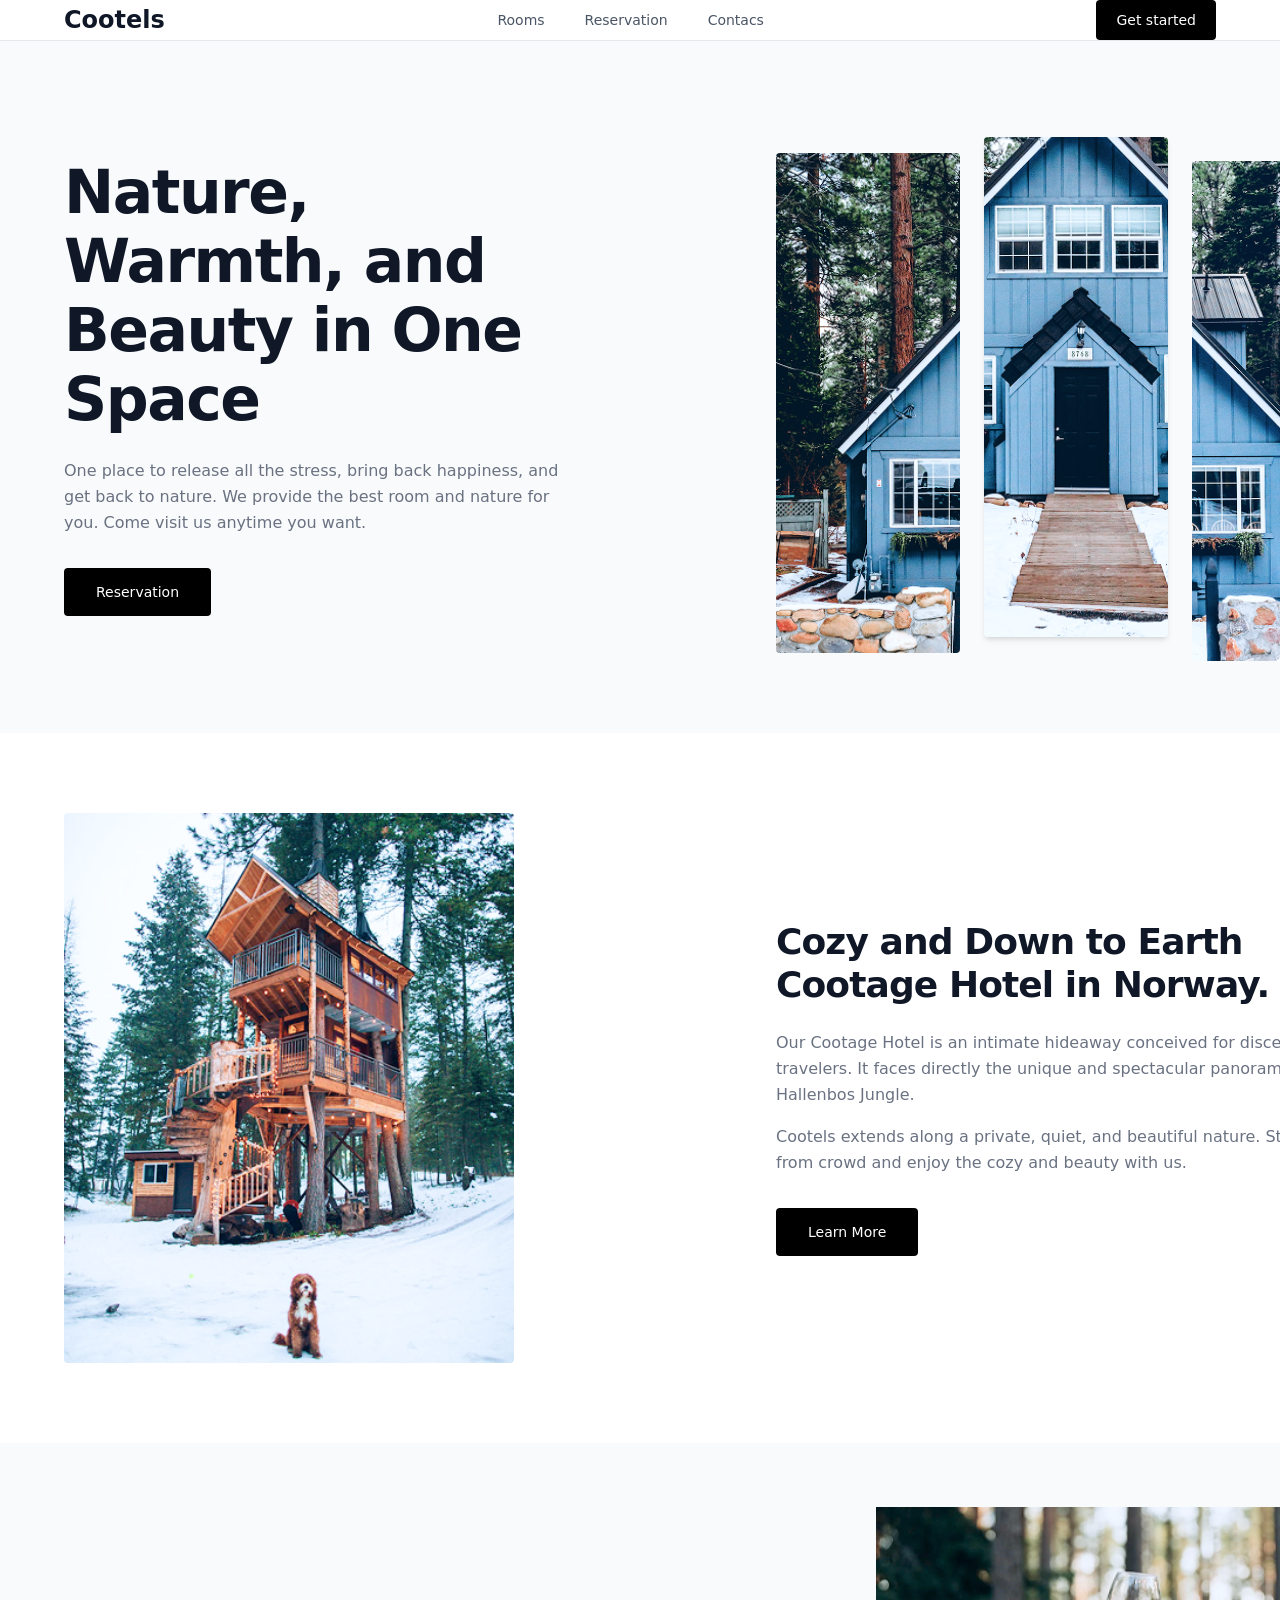
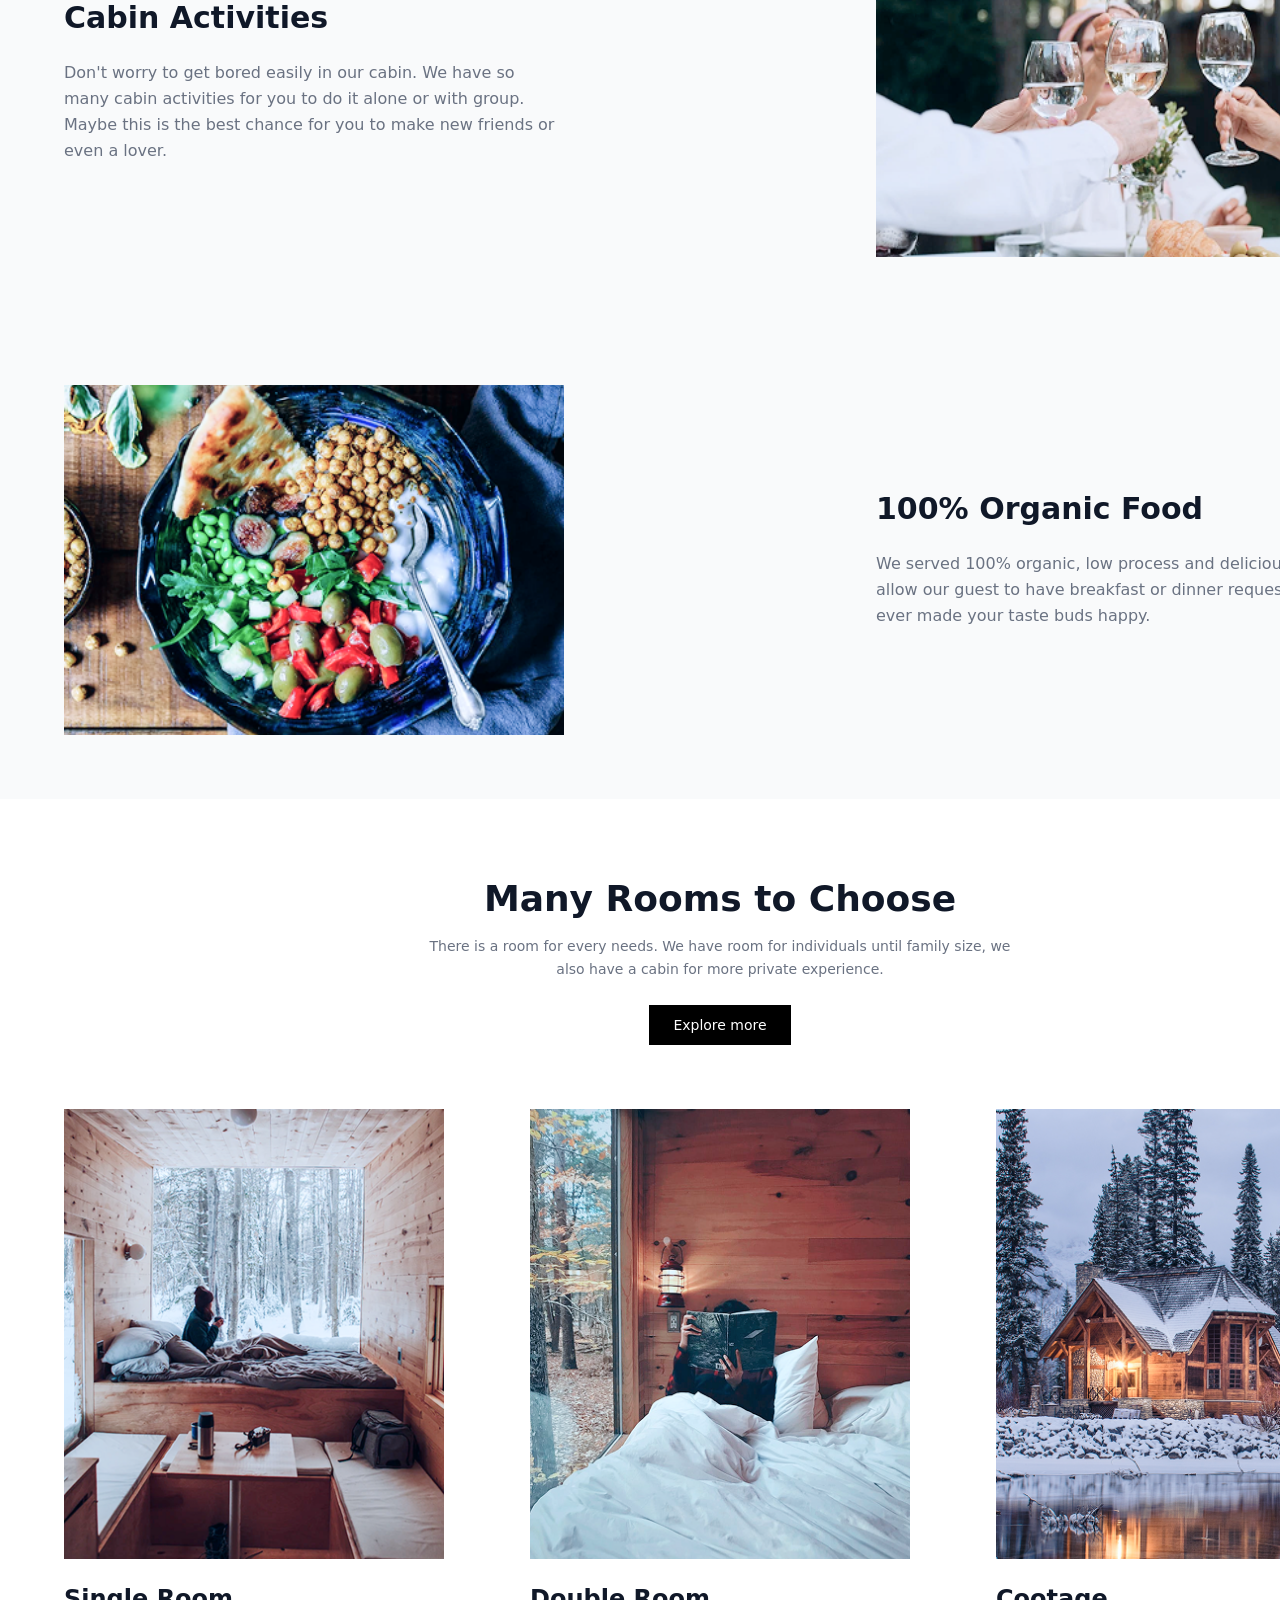
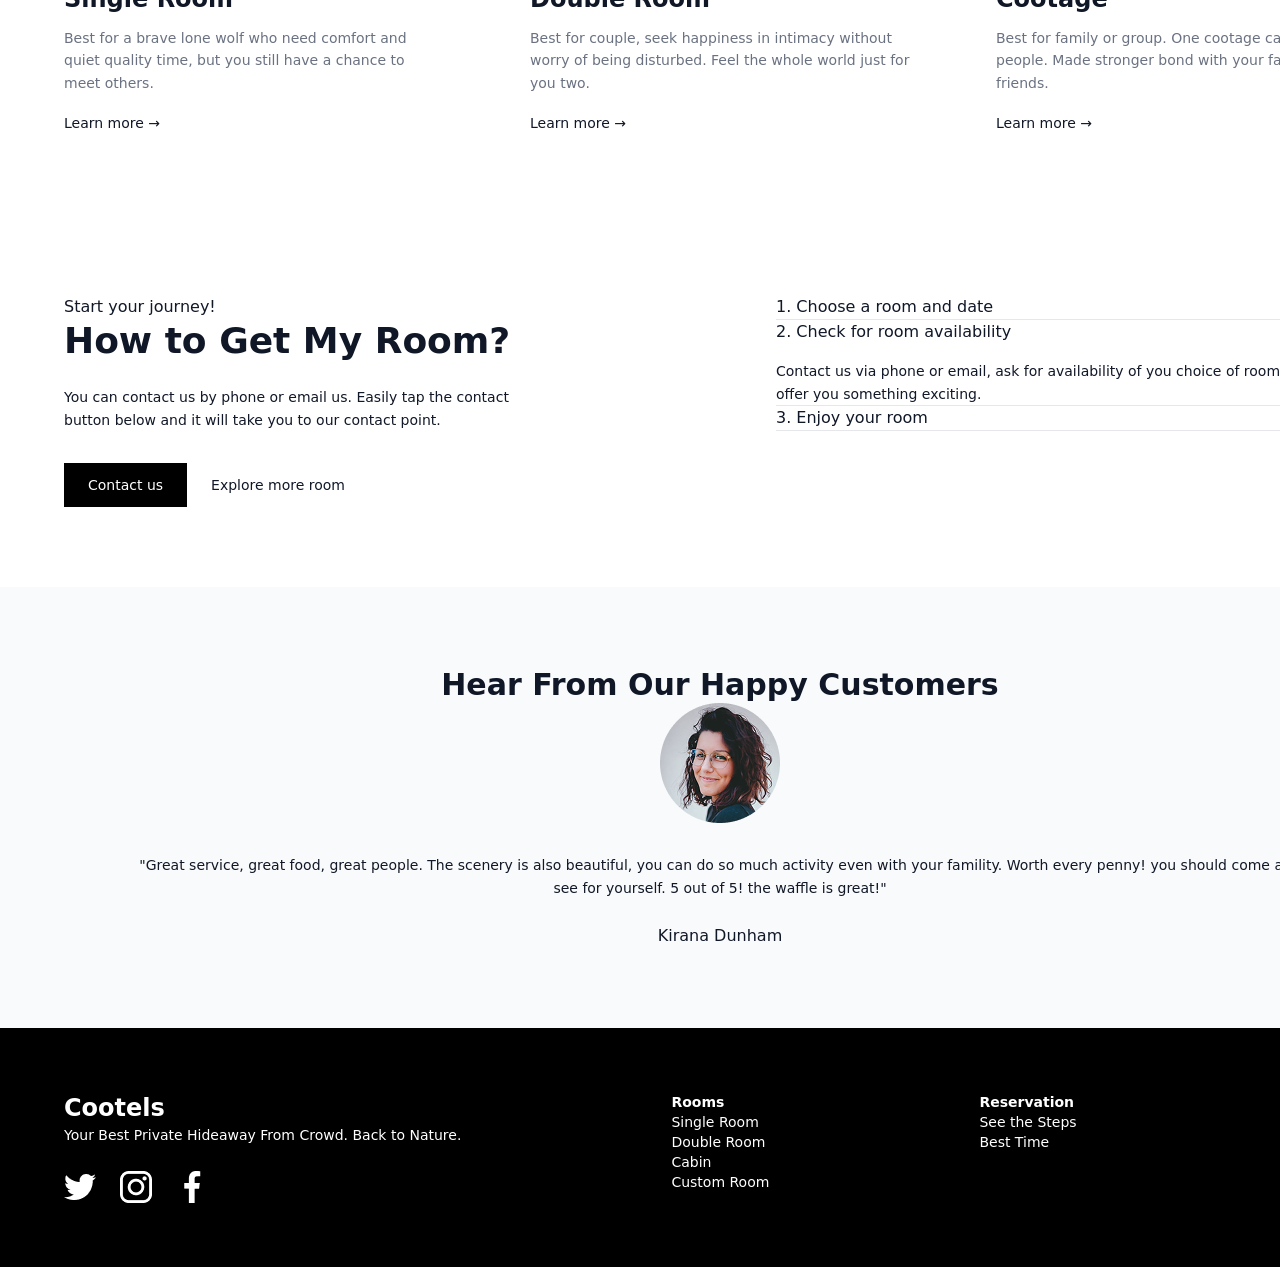
<file: index.html>
<!DOCTYPE html>
<html lang="en">
<head>
    <meta charset="UTF-8">
    <meta name="viewport" content="width=device-width, initial-scale=1.0">
    <title>Document</title>
  <link rel="stylesheet" href="./output.css">
</head>
<body class="bg-[#F9FAFB] text-[#111827] font-sans">
    <header class="border-b border-gray-200 bg-white ">
        <div class="w-{1440px} mx-auto px-16 h-{80px} flex items-center justify-between">
            <a href="" class="text-2xl font-bold  text-gray-900">Cootels</a>
     <nav class="flex items-center space-x-10 text-sm font-medium text-gray-600">
    <a >Rooms</a>
    <a>Reservation</a>
    <a >Contacs</a>
    </nav>
<a href="#" class="bg-black text-white px-5 py-2.5 text-sm font-medium rounded-sm ">Get started

</a>
        </div>

    </header>
    <main class="w-[1440px] mx-auto px-16 py-24">
    <div class="flex items-center justify-between gap-12">
      
      <div class="w-[500px]">
        <h1 class="text-6xl font-bold tracking-tight text-gray-900 leading-[1.15] mb-6">
          Nature, Warmth, and Beauty in One Space
        </h1>
        <p class="text-gray-500 text-base leading-relaxed mb-8">
          One place to release all the stress, bring back happiness, and get back to nature. We provide the best room and nature for you. Come visit us anytime you want.
        </p>
        <a href="#" class="inline-block bg-black text-white px-8 py-3.5 text-sm font-medium rounded-sm">
          Reservation
        </a>
      </div>

      <div class="flex items-center space-x-6 w-[600px] h-[500px]">
        <div class="w-1/3 h-full mt-8">
          <img src="./images/meritt-thomas-u-Hb93V6IWI-unsplash 1.png" 
               alt="" 
               class="w-full h-full object-cover rounded-sm">
        </div>
        <div class="w-1/3 h-full">
          <img src="./images/meritt-thomas-u-Hb93V6IWI-unsplash 2.png" 
               alt="" 
               class="w-full h-full object-cover rounded-sm shadow-md">
        </div>
        <div class="w-1/3 h-full mt-12">
          <img src="./images/meritt-thomas-u-Hb93V6IWI-unsplash 3.png" 
               alt="" 
               class="w-full h-full object-cover rounded-sm">
        </div>
      </div>

    </div>
  </main>
  
  <section class="w-[1440px] mx-auto px-16 py-20 bg-white">
    <div class="flex items-center justify-between gap-20">
      
      <div class="w-[450px] h-[550px]">
        <img src="./images/image 13.png" 
             alt="Treehouse in Norway" 
             class="w-full h-full object-cover rounded-sm">
      </div>

      <div class="w-[600px]">
        <h2 class="text-4xl font-bold tracking-tight text-gray-900 leading-[1.2] mb-6">
          Cozy and Down to Earth Cootage Hotel in Norway.
        </h2>
        
        <p class="text-gray-500 text-base leading-relaxed mb-4">
          Our Cootage Hotel is an intimate hideaway conceived for discerning travelers. It faces directly the unique and spectacular panorama of the Hallenbos Jungle.
        </p>
        <p class="text-gray-500 text-base leading-relaxed mb-8">
          Cootels extends along a private, quiet, and beautiful nature. Stay away from crowd and enjoy the cozy and beauty with us.
        </p>
        
        <a href="#" class="inline-block bg-black text-white px-8 py-3.5 text-sm font-medium rounded-sm hover:bg-gray-800 transition">
          Learn More
        </a>
      </div>

    </div>
  </section>
  






  <section class="w-[1440px] mx-auto px-16 py-16 bg-[#F9FAFB]">
    <div class="flex items-center justify-between">
      
      <div class="w-[500px]">
        <h2 class="text-3xl font-bold text-gray-900 mb-6">
          Cabin Activities
        </h2>
        <p class="text-gray-500 text-base leading-relaxed">
          Don't worry to get bored easily in our cabin. We have so many cabin activities for you to do it alone or with group. Maybe this is the best chance for you to make new friends or even a lover.
        </p>
      </div>
      
      <div class="w-[500px] h-[350px]">
        <img src="./images/image 21.png" 
             alt="Activities" 
             class="w-full h-full object-cover">
      </div>

    </div>
  </section>


  <section class="w-[1440px] mx-auto px-16 py-16 bg-[#F9FAFB]">
    <div class="flex items-center justify-between">
      
      <div class="w-[500px] h-[350px]">
        <img src="./images/image 18.png" 
             alt="Food" 
             class="w-full h-full object-cover">
      </div>

      <div class="w-[500px]">
        <h2 class="text-3xl font-bold text-gray-900 mb-6">
          100% Organic Food
        </h2>
        <p class="text-gray-500 text-base leading-relaxed">
          We served 100% organic, low process and delicious food. We allow our guest to have breakfast or dinner request. What ever made your taste buds happy.
        </p>
      </div>

    </div>
  </section>
  <section class="w-[1440px] mx-auto px-16 py-20 bg-white">
    
    <div class="text-center max-w-[600px] mx-auto mb-16">
      <h2 class="text-4xl font-bold text-gray-900 mb-4">
        Many Rooms to Choose
      </h2>
      <p class="text-gray-500 text-sm leading-relaxed mb-6">
        There is a room for every needs. We have room for individuals until family size, we also have a cabin for more private experience.
      </p>
      <a href="#" class="inline-block bg-black text-white px-6 py-2.5 text-sm font-medium hover:bg-gray-800 transition">
        Explore more
      </a>
    </div>

    <div class="flex justify-between gap-8">
      
      <div class="w-[380px]">
        <div class="h-[450px] mb-6">
          <img src="./images/image 11.png" 
               alt="Single Room" 
               class="w-full h-full object-cover">
        </div>
        <h3 class="text-2xl font-semibold text-gray-900 mb-3">Single Room</h3>
        <p class="text-gray-500 text-sm leading-relaxed mb-4">
          Best for a brave lone wolf who need comfort and quiet quality time, but you still have a chance to meet others.
        </p>
        <a href="#" class="text-sm font-medium text-gray-900 hover:underline">
          Learn more &rarr;
        </a>
      </div>

      <div class="w-[380px]">
        <div class="h-[450px] mb-6">
          <img src="./images/image 10.png" 
               alt="Double Room" 
               class="w-full h-full object-cover">
        </div>
        <h3 class="text-2xl font-semibold text-gray-900 mb-3">Double Room</h3>
        <p class="text-gray-500 text-sm leading-relaxed mb-4">
          Best for couple, seek happiness in intimacy without worry of being disturbed. Feel the whole world just for you two.
        </p>
        <a href="#" class="text-sm font-medium text-gray-900 hover:underline">
          Learn more &rarr;
        </a>
      </div>

      <div class="w-[380px]">
        <div class="h-[450px] mb-6">
          <img src="./images/ian-keefe-OgcJIKRnRC8-unsplash 1.png" 
               alt="Cootage" 
               class="w-full h-full object-cover">
        </div>
        <h3 class="text-2xl font-semibold text-gray-900 mb-3">Cootage</h3>
        <p class="text-gray-500 text-sm leading-relaxed mb-4">
          Best for family or group. One cootage can fit up to 5 people. Made stronger bond with your family or friends.
        </p>
        <a href="#" class="text-sm font-medium text-gray-900 hover:underline">
          Learn more &rarr;
        </a>
      </div>

    </div>

  </section>


  <section class="w-[1440px] mx-auto px-16 py-20 bg-white">
    <div class="flex justify-between items-start">
      
      <div class="w-[450px] mt-4">
        <span class="text-xs text-gray-400 font-medium tracking-wide block mb-3">
          Start your journey!
        </span>
        <h2 class="text-4xl font-bold text-gray-900 leading-[1.2] mb-6">
          How to Get My Room?
        </h2>
        <p class="text-gray-400 text-sm leading-relaxed mb-8">
          You can contact us by phone or email us. Easily tap the contact button below and it will take you to our contact point.
        </p>
        
        <div class="flex items-center space-x-6">
          <a href="#" class="bg-black text-white px-6 py-3 text-sm font-medium hover:bg-gray-800 transition">
            Contact us
          </a>
          <a href="#" class="text-sm font-medium text-gray-900 hover:underline">
            Explore more room
          </a>
        </div>
      </div>

      <div class="w-[600px] flex flex-col">
        
        <div class="border-b border-gray-200 py-6 flex justify-between items-center">
          <h3 class="text-lg font-medium text-gray-900">1. Choose a room and date</h3>
          <span class="text-gray-400 text-xs font-bold">&darr;</span>
        </div>
        
        <div class="border-b border-gray-200 py-6">
          <div class="flex justify-between items-center mb-4">
            <h3 class="text-lg font-medium text-gray-900">2. Check for room availability</h3>
            <div class="w-8 h-8 bg-orange-500 rounded-full flex items-center justify-center text-white text-xs font-bold shadow-sm">
              &uarr;
            </div>
          </div>
          <p class="text-gray-400 text-sm leading-relaxed max-w-[500px]">
            Contact us via phone or email, ask for availability of you choice of room. We might offer you something exciting.
          </p>
        </div>
        
        <div class="border-b border-gray-200 py-6 flex justify-between items-center">
          <h3 class="text-lg font-medium text-gray-900">3. Enjoy your room</h3>
          <span class="text-gray-400 text-xs font-bold">&darr;</span>
        </div>

      </div>

    </div>
  </section>
   <section class="w-[1440px] mx-auto px-16 py-20 bg-[#F9FAFB]">
    <div class="text-center max-w-[800px] mx-auto">
      
    
      <h2 class="text-3xl font-bold text-gray-900 mb-10">
        Hear From Our Happy Customers
      </h2>
      
     
      <div class="w-24 h-24 mx-auto mb-6 inline-block text-center">
        <img class="w-[96px] h-[96px] min-h-[96px] object-cover rounded-full" src="./images/Ellipse 1.png" 
             alt="Kirana Dunham" 
             class="w-full h-full object-cover rounded-full">
      </div>
      
      
      <p class="text-gray-400 text-sm leading-relaxed mb-6 px-16">
        "Great service, great food, great people. The scenery is also beautiful, you can do so much activity even with your famility. Worth every penny! you should come and see for yourself. 5 out of 5! the waffle is great!"
      </p>
      
     
      <span class="text-base font-medium text-gray-900 block mb-6">
        Kirana Dunham
      </span>

     
      <div class="flex items-center justify-center space-x-2">
       
        <div class="w-2.5 h-2.5 bg-yellow-500 rounded-full"></div>
       
        <div class="w-2.5 h-2.5 bg-gray-200 rounded-full"></div>
        <div class="w-2.5 h-2.5 bg-gray-200 rounded-full"></div>
      </div>

    </div>
  </section>
    








<footer class="w-[1440px] mx-auto px-16 py-16 bg-black text-white block">
    <div class="flex justify-between items-start">
      
     
      <div class="w-[260px]">
        <span class="text-2xl font-bold block mb-4">Cootels</span>
        <p class="text-gray-400 text-sm leading-relaxed mb-6">
          Your Best Private Hideaway From Crowd. Back to Nature.
        </p>
        <div class="flex space-x-6 text-gray-400 font-bold text-base">
          <img src="./images/twitter.png" alt="">
          
        <img src="./images/instagram-logo.png" alt="">
        <img src="./images/facebook.png" alt="">
        </div>
      </div>

     
      <div class="flex flex-col space-y-4">
        <span class="font-semibold text-sm  text-white mb-1 block">Rooms</span>
     <p class="text-gray-400 text-sm">Single Room</p>
        <a href="" class="text-gray-400 text-sm ">Double Room </a>
        <a href="#" class="text-gray-400 text-sm ">Cabin</a>
        <a href="#" class="text-gray-400 text-sm">Custom Room</a>
      </div>

     
      <div class="flex flex-col space-y-3">
        <span class="font-semibold text-sm tracking-wide text-white mb-1 block">Reservation</span>
        <a href="#" class="text-gray-400 text-sm ">See the Steps</a>
        <a href="#" class="text-gray-400 text-sm">Best Time</a>
      </div>

     
      <div class="flex flex-col space-y-3">
        <span class="font-semibold text-sm tracking-wide text-white mb-1 block">Contact</span>
        <a href="#" class="text-gray-400 text-sm ">Our Number</a>
        <a href="#" class="text-gray-400 text-sm ">Our Email</a>
        <a href="#" class="text-gray-400 text-sm ">Our Location</a>
      </div>

    </div>
  </footer>
</body>
</html>
</file>
<file: output.css>
/*! tailwindcss v4.3.1 | MIT License | https://tailwindcss.com */
@layer properties;
@layer theme, base, components, utilities;
@layer theme {
  :root, :host {
    --font-sans: ui-sans-serif, system-ui, sans-serif, "Apple Color Emoji",
      "Segoe UI Emoji", "Segoe UI Symbol", "Noto Color Emoji";
    --font-mono: ui-monospace, SFMono-Regular, Menlo, Monaco, Consolas, "Liberation Mono",
      "Courier New", monospace;
    --color-gray-200: oklch(92.8% 0.006 264.531);
    --color-gray-500: oklch(55.1% 0.027 264.364);
    --color-gray-600: oklch(44.6% 0.03 256.802);
    --color-gray-800: oklch(27.8% 0.033 256.848);
    --color-gray-900: oklch(21% 0.034 264.665);
    --color-black: #000;
    --color-white: #fff;
    --spacing: 0.25rem;
    --text-sm: 0.875rem;
    --text-sm--line-height: calc(1.25 / 0.875);
    --text-base: 1rem;
    --text-base--line-height: calc(1.5 / 1);
    --text-2xl: 1.5rem;
    --text-2xl--line-height: calc(2 / 1.5);
    --text-3xl: 1.875rem;
    --text-3xl--line-height: calc(2.25 / 1.875);
    --text-4xl: 2.25rem;
    --text-4xl--line-height: calc(2.5 / 2.25);
    --text-6xl: 3.75rem;
    --text-6xl--line-height: 1;
    --font-weight-medium: 500;
    --font-weight-semibold: 600;
    --font-weight-bold: 700;
    --tracking-tight: -0.025em;
    --leading-relaxed: 1.625;
    --radius-sm: 0.25rem;
    --default-transition-duration: 150ms;
    --default-transition-timing-function: cubic-bezier(0.4, 0, 0.2, 1);
    --default-font-family: var(--font-sans);
    --default-mono-font-family: var(--font-mono);
  }
}
@layer base {
  *, ::after, ::before, ::backdrop, ::file-selector-button {
    box-sizing: border-box;
    margin: 0;
    padding: 0;
    border: 0 solid;
  }
  html, :host {
    line-height: 1.5;
    -webkit-text-size-adjust: 100%;
    tab-size: 4;
    font-family: var(--default-font-family, ui-sans-serif, system-ui, sans-serif, "Apple Color Emoji", "Segoe UI Emoji", "Segoe UI Symbol", "Noto Color Emoji");
    font-feature-settings: var(--default-font-feature-settings, normal);
    font-variation-settings: var(--default-font-variation-settings, normal);
    -webkit-tap-highlight-color: transparent;
  }
  hr {
    height: 0;
    color: inherit;
    border-top-width: 1px;
  }
  abbr:where([title]) {
    -webkit-text-decoration: underline dotted;
    text-decoration: underline dotted;
  }
  h1, h2, h3, h4, h5, h6 {
    font-size: inherit;
    font-weight: inherit;
  }
  a {
    color: inherit;
    -webkit-text-decoration: inherit;
    text-decoration: inherit;
  }
  b, strong {
    font-weight: bolder;
  }
  code, kbd, samp, pre {
    font-family: var(--default-mono-font-family, ui-monospace, SFMono-Regular, Menlo, Monaco, Consolas, "Liberation Mono", "Courier New", monospace);
    font-feature-settings: var(--default-mono-font-feature-settings, normal);
    font-variation-settings: var(--default-mono-font-variation-settings, normal);
    font-size: 1em;
  }
  small {
    font-size: 80%;
  }
  sub, sup {
    font-size: 75%;
    line-height: 0;
    position: relative;
    vertical-align: baseline;
  }
  sub {
    bottom: -0.25em;
  }
  sup {
    top: -0.5em;
  }
  table {
    text-indent: 0;
    border-color: inherit;
    border-collapse: collapse;
  }
  :-moz-focusring {
    outline: auto;
  }
  progress {
    vertical-align: baseline;
  }
  summary {
    display: list-item;
  }
  ol, ul, menu {
    list-style: none;
  }
  img, svg, video, canvas, audio, iframe, embed, object {
    display: block;
    vertical-align: middle;
  }
  img, video {
    max-width: 100%;
    height: auto;
  }
  button, input, select, optgroup, textarea, ::file-selector-button {
    font: inherit;
    font-feature-settings: inherit;
    font-variation-settings: inherit;
    letter-spacing: inherit;
    color: inherit;
    border-radius: 0;
    background-color: transparent;
    opacity: 1;
  }
  :where(select:is([multiple], [size])) optgroup {
    font-weight: bolder;
  }
  :where(select:is([multiple], [size])) optgroup option {
    padding-inline-start: 20px;
  }
  ::file-selector-button {
    margin-inline-end: 4px;
  }
  ::placeholder {
    opacity: 1;
  }
  @supports (not (-webkit-appearance: -apple-pay-button))  or (contain-intrinsic-size: 1px) {
    ::placeholder {
      color: currentcolor;
      @supports (color: color-mix(in lab, red, red)) {
        color: color-mix(in oklab, currentcolor 50%, transparent);
      }
    }
  }
  textarea {
    resize: vertical;
  }
  ::-webkit-search-decoration {
    -webkit-appearance: none;
  }
  ::-webkit-date-and-time-value {
    min-height: 1lh;
    text-align: inherit;
  }
  ::-webkit-datetime-edit {
    display: inline-flex;
  }
  ::-webkit-datetime-edit-fields-wrapper {
    padding: 0;
  }
  ::-webkit-datetime-edit, ::-webkit-datetime-edit-year-field, ::-webkit-datetime-edit-month-field, ::-webkit-datetime-edit-day-field, ::-webkit-datetime-edit-hour-field, ::-webkit-datetime-edit-minute-field, ::-webkit-datetime-edit-second-field, ::-webkit-datetime-edit-millisecond-field, ::-webkit-datetime-edit-meridiem-field {
    padding-block: 0;
  }
  ::-webkit-calendar-picker-indicator {
    line-height: 1;
  }
  :-moz-ui-invalid {
    box-shadow: none;
  }
  button, input:where([type="button"], [type="reset"], [type="submit"]), ::file-selector-button {
    appearance: button;
  }
  ::-webkit-inner-spin-button, ::-webkit-outer-spin-button {
    height: auto;
  }
  [hidden]:where(:not([hidden="until-found"])) {
    display: none !important;
  }
}
@layer utilities {
  .mx-auto {
    margin-inline: auto;
  }
  .mt-8 {
    margin-top: calc(var(--spacing) * 8);
  }
  .mt-12 {
    margin-top: calc(var(--spacing) * 12);
  }
  .mb-3 {
    margin-bottom: calc(var(--spacing) * 3);
  }
  .mb-4 {
    margin-bottom: calc(var(--spacing) * 4);
  }
  .mb-6 {
    margin-bottom: calc(var(--spacing) * 6);
  }
  .mb-8 {
    margin-bottom: calc(var(--spacing) * 8);
  }
  .mb-16 {
    margin-bottom: calc(var(--spacing) * 16);
  }
  .flex {
    display: flex;
  }
  .inline-block {
    display: inline-block;
  }
  .table {
    display: table;
  }
  .h-\[350px\] {
    height: 350px;
  }
  .h-\[380px\] {
    height: 380px;
  }
  .h-\[450px\] {
    height: 450px;
  }
  .h-\[500px\] {
    height: 500px;
  }
  .h-\[550px\] {
    height: 550px;
  }
  .h-full {
    height: 100%;
  }
  .w-1 {
    width: var(--spacing);
  }
  .w-1\/3 {
    width: calc(1 / 3 * 100%);
  }
  .w-\[380px\] {
    width: 380px;
  }
  .w-\[450px\] {
    width: 450px;
  }
  .w-\[500px\] {
    width: 500px;
  }
  .w-\[600px\] {
    width: 600px;
  }
  .w-\[1440px\] {
    width: 1440px;
  }
  .w-full {
    width: 100%;
  }
  .max-w-\[600px\] {
    max-width: 600px;
  }
  .border-collapse {
    border-collapse: collapse;
  }
  .resize {
    resize: both;
  }
  .flex-col {
    flex-direction: column;
  }
  .items-center {
    align-items: center;
  }
  .justify-between {
    justify-content: space-between;
  }
  .gap-8 {
    gap: calc(var(--spacing) * 8);
  }
  .gap-12 {
    gap: calc(var(--spacing) * 12);
  }
  .gap-20 {
    gap: calc(var(--spacing) * 20);
  }
  .space-y-24 {
    :where(& > :not(:last-child)) {
      --tw-space-y-reverse: 0;
      margin-block-start: calc(calc(var(--spacing) * 24) * var(--tw-space-y-reverse));
      margin-block-end: calc(calc(var(--spacing) * 24) * calc(1 - var(--tw-space-y-reverse)));
    }
  }
  .space-x-6 {
    :where(& > :not(:last-child)) {
      --tw-space-x-reverse: 0;
      margin-inline-start: calc(calc(var(--spacing) * 6) * var(--tw-space-x-reverse));
      margin-inline-end: calc(calc(var(--spacing) * 6) * calc(1 - var(--tw-space-x-reverse)));
    }
  }
  .space-x-10 {
    :where(& > :not(:last-child)) {
      --tw-space-x-reverse: 0;
      margin-inline-start: calc(calc(var(--spacing) * 10) * var(--tw-space-x-reverse));
      margin-inline-end: calc(calc(var(--spacing) * 10) * calc(1 - var(--tw-space-x-reverse)));
    }
  }
  .rounded-sm {
    border-radius: var(--radius-sm);
  }
  .border {
    border-style: var(--tw-border-style);
    border-width: 1px;
  }
  .border-b {
    border-bottom-style: var(--tw-border-style);
    border-bottom-width: 1px;
  }
  .border-gray-200 {
    border-color: var(--color-gray-200);
  }
  .bg-\[\#F9FAFB\] {
    background-color: #F9FAFB;
  }
  .bg-black {
    background-color: var(--color-black);
  }
  .bg-white {
    background-color: var(--color-white);
  }
  .object-cover {
    object-fit: cover;
  }
  .px-5 {
    padding-inline: calc(var(--spacing) * 5);
  }
  .px-6 {
    padding-inline: calc(var(--spacing) * 6);
  }
  .px-8 {
    padding-inline: calc(var(--spacing) * 8);
  }
  .px-16 {
    padding-inline: calc(var(--spacing) * 16);
  }
  .py-2 {
    padding-block: calc(var(--spacing) * 2);
  }
  .py-2\.5 {
    padding-block: calc(var(--spacing) * 2.5);
  }
  .py-3 {
    padding-block: calc(var(--spacing) * 3);
  }
  .py-3\.5 {
    padding-block: calc(var(--spacing) * 3.5);
  }
  .py-16 {
    padding-block: calc(var(--spacing) * 16);
  }
  .py-20 {
    padding-block: calc(var(--spacing) * 20);
  }
  .py-24 {
    padding-block: calc(var(--spacing) * 24);
  }
  .text-center {
    text-align: center;
  }
  .font-sans {
    font-family: var(--font-sans);
  }
  .text-2xl {
    font-size: var(--text-2xl);
    line-height: var(--tw-leading, var(--text-2xl--line-height));
  }
  .text-3xl {
    font-size: var(--text-3xl);
    line-height: var(--tw-leading, var(--text-3xl--line-height));
  }
  .text-4xl {
    font-size: var(--text-4xl);
    line-height: var(--tw-leading, var(--text-4xl--line-height));
  }
  .text-6xl {
    font-size: var(--text-6xl);
    line-height: var(--tw-leading, var(--text-6xl--line-height));
  }
  .text-base {
    font-size: var(--text-base);
    line-height: var(--tw-leading, var(--text-base--line-height));
  }
  .text-sm {
    font-size: var(--text-sm);
    line-height: var(--tw-leading, var(--text-sm--line-height));
  }
  .leading-\[1\.2\] {
    --tw-leading: 1.2;
    line-height: 1.2;
  }
  .leading-\[1\.15\] {
    --tw-leading: 1.15;
    line-height: 1.15;
  }
  .leading-relaxed {
    --tw-leading: var(--leading-relaxed);
    line-height: var(--leading-relaxed);
  }
  .font-bold {
    --tw-font-weight: var(--font-weight-bold);
    font-weight: var(--font-weight-bold);
  }
  .font-medium {
    --tw-font-weight: var(--font-weight-medium);
    font-weight: var(--font-weight-medium);
  }
  .font-semibold {
    --tw-font-weight: var(--font-weight-semibold);
    font-weight: var(--font-weight-semibold);
  }
  .tracking-tight {
    --tw-tracking: var(--tracking-tight);
    letter-spacing: var(--tracking-tight);
  }
  .text-\[\#111827\] {
    color: #111827;
  }
  .text-gray-500 {
    color: var(--color-gray-500);
  }
  .text-gray-600 {
    color: var(--color-gray-600);
  }
  .text-gray-900 {
    color: var(--color-gray-900);
  }
  .text-white {
    color: var(--color-white);
  }
  .underline {
    text-decoration-line: underline;
  }
  .shadow-md {
    --tw-shadow: 0 4px 6px -1px var(--tw-shadow-color, rgb(0 0 0 / 0.1)), 0 2px 4px -2px var(--tw-shadow-color, rgb(0 0 0 / 0.1));
    box-shadow: var(--tw-inset-shadow), var(--tw-inset-ring-shadow), var(--tw-ring-offset-shadow), var(--tw-ring-shadow), var(--tw-shadow);
  }
  .outline {
    outline-style: var(--tw-outline-style);
    outline-width: 1px;
  }
  .transition {
    transition-property: color, background-color, border-color, outline-color, text-decoration-color, fill, stroke, --tw-gradient-from, --tw-gradient-via, --tw-gradient-to, opacity, box-shadow, transform, translate, scale, rotate, filter, -webkit-backdrop-filter, backdrop-filter, display, content-visibility, overlay, pointer-events;
    transition-timing-function: var(--tw-ease, var(--default-transition-timing-function));
    transition-duration: var(--tw-duration, var(--default-transition-duration));
  }
  .hover\:bg-gray-800 {
    &:hover {
      @media (hover: hover) {
        background-color: var(--color-gray-800);
      }
    }
  }
  .hover\:text-black {
    &:hover {
      @media (hover: hover) {
        color: var(--color-black);
      }
    }
  }
  .hover\:underline {
    &:hover {
      @media (hover: hover) {
        text-decoration-line: underline;
      }
    }
  }
}
@property --tw-space-y-reverse {
  syntax: "*";
  inherits: false;
  initial-value: 0;
}
@property --tw-space-x-reverse {
  syntax: "*";
  inherits: false;
  initial-value: 0;
}
@property --tw-border-style {
  syntax: "*";
  inherits: false;
  initial-value: solid;
}
@property --tw-leading {
  syntax: "*";
  inherits: false;
}
@property --tw-font-weight {
  syntax: "*";
  inherits: false;
}
@property --tw-tracking {
  syntax: "*";
  inherits: false;
}
@property --tw-shadow {
  syntax: "*";
  inherits: false;
  initial-value: 0 0 #0000;
}
@property --tw-shadow-color {
  syntax: "*";
  inherits: false;
}
@property --tw-shadow-alpha {
  syntax: "<percentage>";
  inherits: false;
  initial-value: 100%;
}
@property --tw-inset-shadow {
  syntax: "*";
  inherits: false;
  initial-value: 0 0 #0000;
}
@property --tw-inset-shadow-color {
  syntax: "*";
  inherits: false;
}
@property --tw-inset-shadow-alpha {
  syntax: "<percentage>";
  inherits: false;
  initial-value: 100%;
}
@property --tw-ring-color {
  syntax: "*";
  inherits: false;
}
@property --tw-ring-shadow {
  syntax: "*";
  inherits: false;
  initial-value: 0 0 #0000;
}
@property --tw-inset-ring-color {
  syntax: "*";
  inherits: false;
}
@property --tw-inset-ring-shadow {
  syntax: "*";
  inherits: false;
  initial-value: 0 0 #0000;
}
@property --tw-ring-inset {
  syntax: "*";
  inherits: false;
}
@property --tw-ring-offset-width {
  syntax: "<length>";
  inherits: false;
  initial-value: 0px;
}
@property --tw-ring-offset-color {
  syntax: "*";
  inherits: false;
  initial-value: #fff;
}
@property --tw-ring-offset-shadow {
  syntax: "*";
  inherits: false;
  initial-value: 0 0 #0000;
}
@property --tw-outline-style {
  syntax: "*";
  inherits: false;
  initial-value: solid;
}
@layer properties {
  @supports ((-webkit-hyphens: none) and (not (margin-trim: inline))) or ((-moz-orient: inline) and (not (color:rgb(from red r g b)))) {
    *, ::before, ::after, ::backdrop {
      --tw-space-y-reverse: 0;
      --tw-space-x-reverse: 0;
      --tw-border-style: solid;
      --tw-leading: initial;
      --tw-font-weight: initial;
      --tw-tracking: initial;
      --tw-shadow: 0 0 #0000;
      --tw-shadow-color: initial;
      --tw-shadow-alpha: 100%;
      --tw-inset-shadow: 0 0 #0000;
      --tw-inset-shadow-color: initial;
      --tw-inset-shadow-alpha: 100%;
      --tw-ring-color: initial;
      --tw-ring-shadow: 0 0 #0000;
      --tw-inset-ring-color: initial;
      --tw-inset-ring-shadow: 0 0 #0000;
      --tw-ring-inset: initial;
      --tw-ring-offset-width: 0px;
      --tw-ring-offset-color: #fff;
      --tw-ring-offset-shadow: 0 0 #0000;
      --tw-outline-style: solid;
    }
  }
}
</file>
